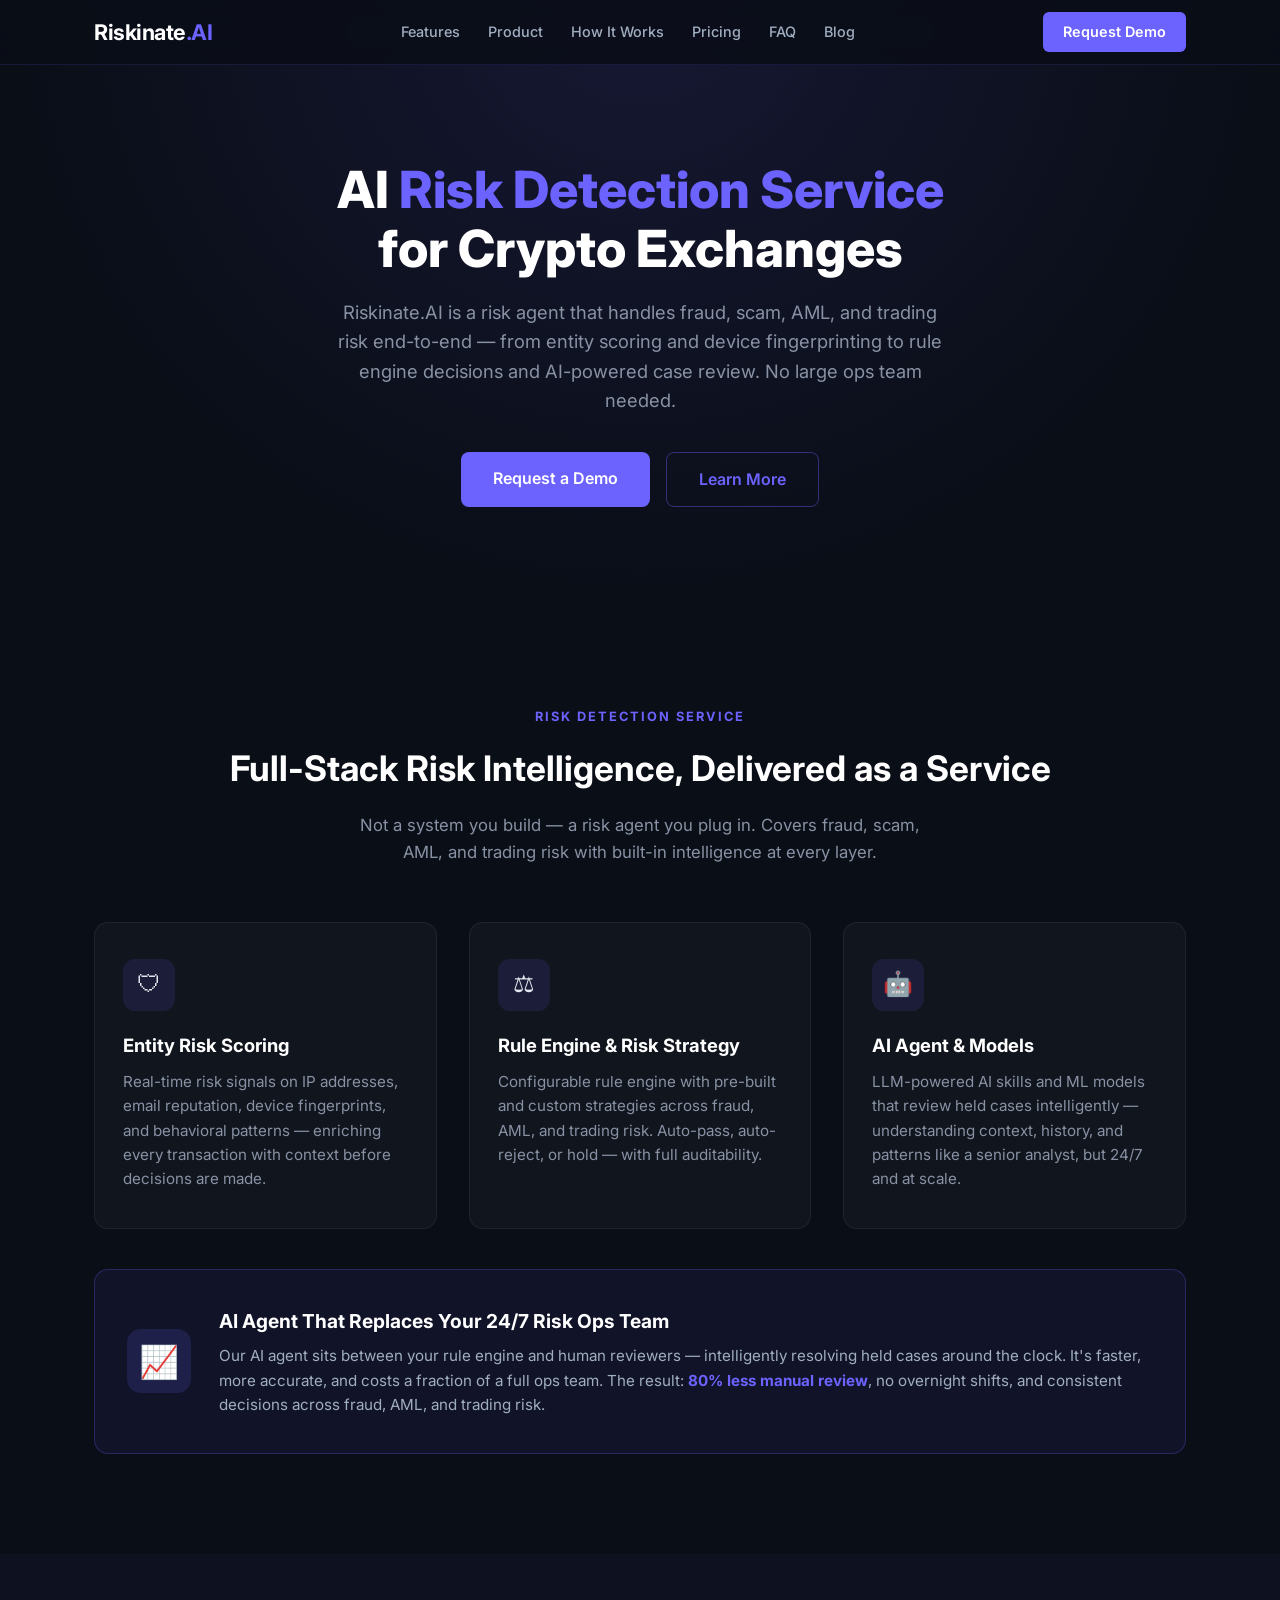
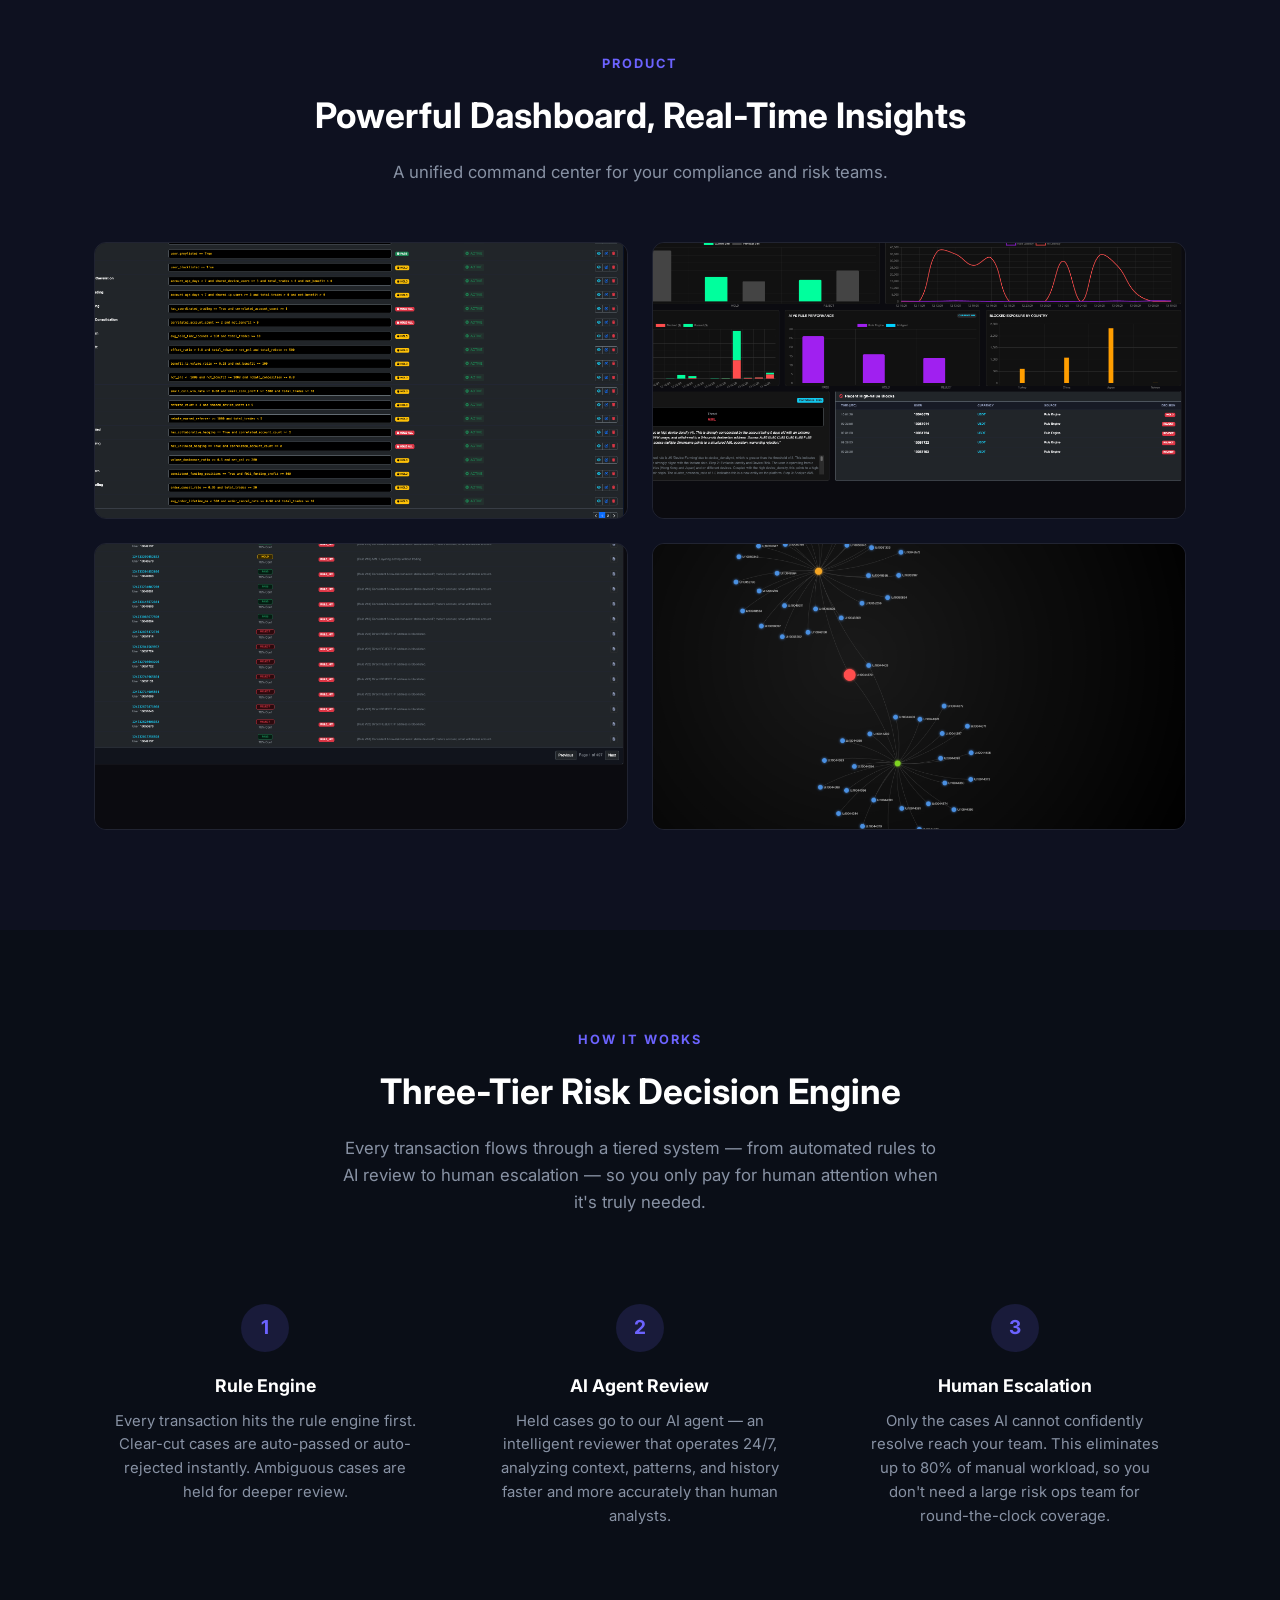
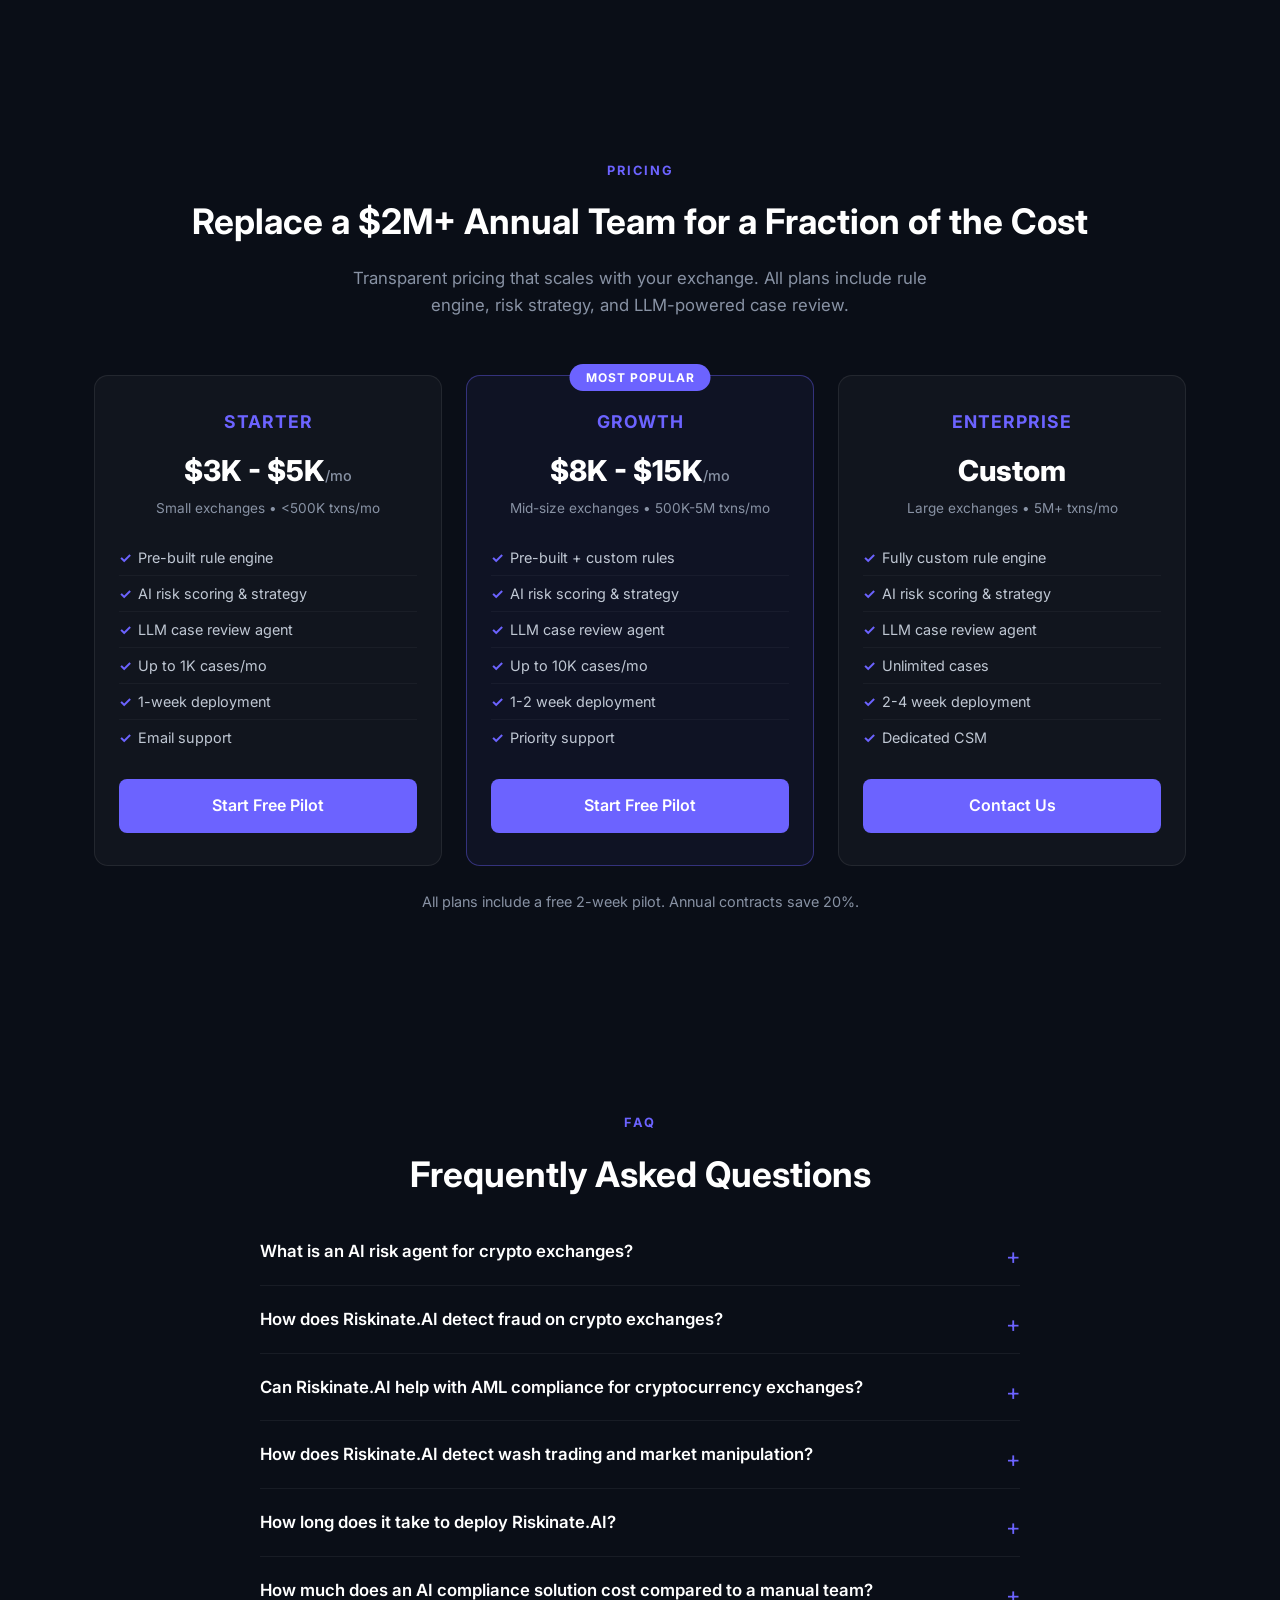
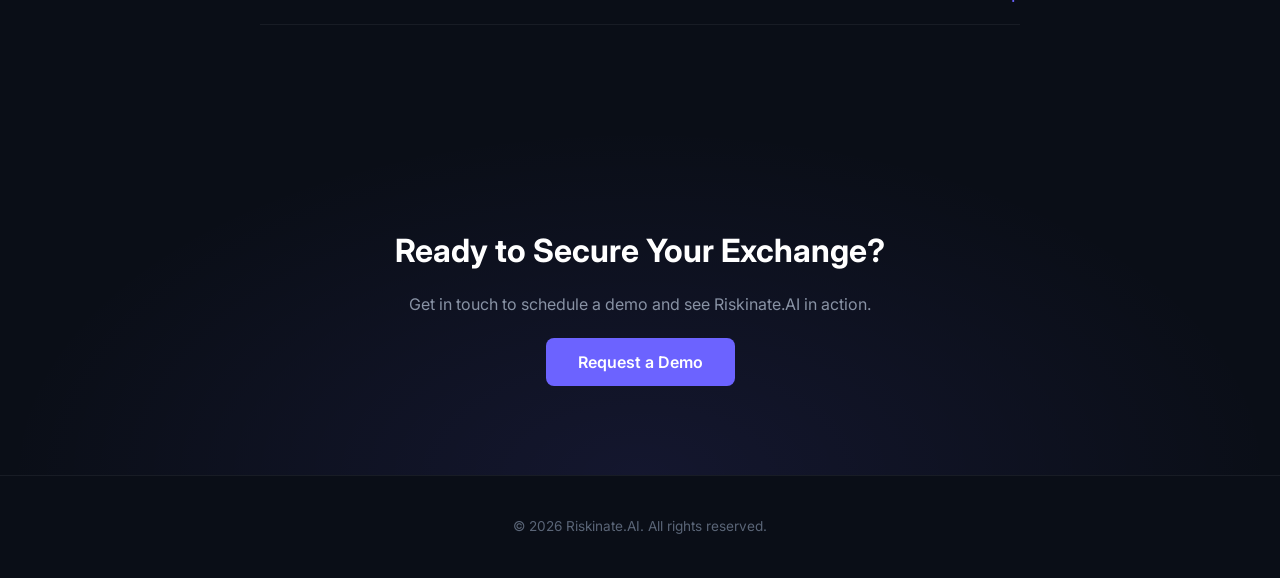
<file: index.html>
<!DOCTYPE html>
<html lang="en">
<head>
  <meta charset="UTF-8">
  <meta name="viewport" content="width=device-width, initial-scale=1.0">
  <title>Riskinate.AI - AI Risk Detection Service for Crypto Exchanges | Fraud, AML, Trading Risk</title>
  <meta name="description" content="Riskinate.AI is an AI risk detection service for crypto exchanges. Entity risk scoring, device fingerprinting, rule engine, and AI agent review — replacing large risk ops teams with intelligent automation.">
  <meta name="keywords" content="AI risk agent, crypto exchange fraud detection, AML compliance AI, trading risk monitoring, cryptocurrency compliance, wash trading detection, anti-money laundering crypto, exchange risk management, device fingerprinting, entity risk scoring">

  <!-- Open Graph (Facebook, LinkedIn, Telegram) -->
  <meta property="og:title" content="Riskinate.AI - AI Fraud Detection & AML Compliance for Crypto Exchanges">
  <meta property="og:description" content="AI risk agent that detects fraud, enforces AML compliance, and monitors trading risk for crypto exchanges. Replace manual review teams with intelligent automation.">
  <meta property="og:type" content="website">
  <meta property="og:url" content="https://www.riskinate.ai/">
  <meta property="og:image" content="https://www.riskinate.ai/images/og-image.png">

  <!-- Twitter Card -->
  <meta name="twitter:card" content="summary_large_image">
  <meta name="twitter:title" content="Riskinate.AI - AI Fraud Detection & AML Compliance for Crypto Exchanges">
  <meta name="twitter:description" content="AI risk agent that detects fraud, enforces AML compliance, and monitors trading risk for crypto exchanges. Replace manual review teams with intelligent automation.">
  <meta name="twitter:image" content="https://www.riskinate.ai/images/og-image.png">

  <link rel="preconnect" href="https://fonts.googleapis.com">
  <link rel="preconnect" href="https://fonts.gstatic.com" crossorigin>
  <link href="https://fonts.googleapis.com/css2?family=Inter:wght@400;500;600;700;800&display=swap" rel="stylesheet">
  <link rel="stylesheet" href="css/style.css">

  <!-- Structured Data: Organization -->
  <script type="application/ld+json">
  {
    "@context": "https://schema.org",
    "@type": "Organization",
    "name": "Riskinate.AI",
    "url": "https://www.riskinate.ai",
    "logo": "https://www.riskinate.ai/images/og-image.png",
    "description": "AI risk agent for crypto exchange fraud detection, AML compliance, and trading risk monitoring.",
    "contactPoint": {
      "@type": "ContactPoint",
      "email": "support@riskinate.ai",
      "contactType": "sales"
    }
  }
  </script>

  <!-- Structured Data: WebSite -->
  <script type="application/ld+json">
  {
    "@context": "https://schema.org",
    "@type": "WebSite",
    "name": "Riskinate.AI",
    "url": "https://www.riskinate.ai"
  }
  </script>

  <!-- Structured Data: FAQPage -->
  <script type="application/ld+json">
  {
    "@context": "https://schema.org",
    "@type": "FAQPage",
    "mainEntity": [
      {
        "@type": "Question",
        "name": "What is an AI risk agent for crypto exchanges?",
        "acceptedAnswer": {
          "@type": "Answer",
          "text": "An AI risk agent is an autonomous software system that continuously monitors cryptocurrency exchange activity to detect fraud, enforce AML compliance, and identify trading manipulation in real time — replacing large manual compliance teams with intelligent automation."
        }
      },
      {
        "@type": "Question",
        "name": "How does Riskinate.AI detect fraud on crypto exchanges?",
        "acceptedAnswer": {
          "@type": "Answer",
          "text": "Riskinate.AI uses advanced pattern recognition, anomaly detection, and LLM-powered case review to identify suspicious account behavior, fake identities, unauthorized transactions, and other fraudulent activity across your exchange in real time."
        }
      },
      {
        "@type": "Question",
        "name": "Can Riskinate.AI help with AML compliance for cryptocurrency exchanges?",
        "acceptedAnswer": {
          "@type": "Answer",
          "text": "Yes. Riskinate.AI provides automated transaction monitoring, sanctions screening, and suspicious activity reporting to keep your exchange compliant with global AML regulations including FATF guidelines, FinCEN requirements, and local jurisdiction rules."
        }
      },
      {
        "@type": "Question",
        "name": "How does Riskinate.AI detect wash trading and market manipulation?",
        "acceptedAnswer": {
          "@type": "Answer",
          "text": "Our AI agent analyzes order books, trade patterns, and user behavior to detect wash trading, spoofing, layering, and other forms of market manipulation in real time, helping exchanges maintain market integrity."
        }
      },
      {
        "@type": "Question",
        "name": "How long does it take to deploy Riskinate.AI?",
        "acceptedAnswer": {
          "@type": "Answer",
          "text": "Riskinate.AI can be deployed in as little as 1 week for smaller exchanges. The system integrates via API with your existing exchange infrastructure and starts protecting you immediately with pre-built rule engines and AI risk scoring."
        }
      },
      {
        "@type": "Question",
        "name": "How much does an AI compliance solution cost compared to a manual team?",
        "acceptedAnswer": {
          "@type": "Answer",
          "text": "A traditional compliance team costs $2M+ annually. Riskinate.AI starts at $3K-$5K per month, replacing up to 80% of manual review workload while improving accuracy and consistency. All plans include a free 2-week pilot."
        }
      }
    ]
  }
  </script>
</head>
<body>

<!-- Nav -->
<nav class="nav">
  <div class="container">
    <a href="#" class="nav-logo">Riskinate<span>.AI</span></a>
    <ul class="nav-links">
      <li><a href="#features">Features</a></li>
      <li><a href="#product">Product</a></li>
      <li><a href="#how-it-works">How It Works</a></li>
      <li><a href="#pricing">Pricing</a></li>
      <li><a href="#faq">FAQ</a></li>
      <li><a href="/blog/">Blog</a></li>
    </ul>
    <a href="mailto:support@riskinate.ai" class="nav-cta">Request Demo</a>
    <button class="nav-toggle" aria-label="Menu">&#9776;</button>
  </div>
</nav>

<!-- Hero -->
<section class="hero">
  <div class="container">
    <h1>AI <span>Risk Detection Service</span><br>for Crypto Exchanges</h1>
    <p>Riskinate.AI is a risk agent that handles fraud, scam, AML, and trading risk end-to-end &mdash; from entity scoring and device fingerprinting to rule engine decisions and AI-powered case review. No large ops team needed.</p>
    <div class="hero-buttons">
      <a href="mailto:support@riskinate.ai" class="btn-primary">Request a Demo</a>
      <a href="#features" class="btn-secondary">Learn More</a>
    </div>
  </div>
</section>

<!-- Features -->
<section id="features">
  <div class="container">
    <p class="section-label">Risk Detection Service</p>
    <h2 class="section-title">Full-Stack Risk Intelligence, Delivered as a Service</h2>
    <p class="section-subtitle">Not a system you build — a risk agent you plug in. Covers fraud, scam, AML, and trading risk with built-in intelligence at every layer.</p>
    <div class="features-grid">

      <div class="feature-card">
        <div class="feature-icon">&#128737;</div>
        <h3>Entity Risk Scoring</h3>
        <p>Real-time risk signals on IP addresses, email reputation, device fingerprints, and behavioral patterns — enriching every transaction with context before decisions are made.</p>
      </div>

      <div class="feature-card">
        <div class="feature-icon">&#9878;</div>
        <h3>Rule Engine &amp; Risk Strategy</h3>
        <p>Configurable rule engine with pre-built and custom strategies across fraud, AML, and trading risk. Auto-pass, auto-reject, or hold — with full auditability.</p>
      </div>

      <div class="feature-card">
        <div class="feature-icon">&#129302;</div>
        <h3>AI Agent &amp; Models</h3>
        <p>LLM-powered AI skills and ML models that review held cases intelligently — understanding context, history, and patterns like a senior analyst, but 24/7 and at scale.</p>
      </div>

    </div>

    <!-- Highlight -->
    <div class="highlight-card">
      <div class="highlight-icon">&#128200;</div>
      <div class="highlight-content">
        <h3>AI Agent That Replaces Your 24/7 Risk Ops Team</h3>
        <p>Our AI agent sits between your rule engine and human reviewers — intelligently resolving held cases around the clock. It's faster, more accurate, and costs a fraction of a full ops team. The result: <strong>80% less manual review</strong>, no overnight shifts, and consistent decisions across fraud, AML, and trading risk.</p>
      </div>
    </div>
  </div>
</section>

<!-- Product Screenshots -->
<section id="product" class="screenshots">
  <div class="container">
    <p class="section-label">Product</p>
    <h2 class="section-title">Powerful Dashboard, Real-Time Insights</h2>
    <p class="section-subtitle">A unified command center for your compliance and risk teams.</p>
    <div class="screenshot-grid">
      <img src="images/screenshot-1.png" alt="Risk Analytics" loading="lazy">
      <img src="images/screenshot-2.png" alt="Transaction Monitoring" loading="lazy">
      <img src="images/screenshot-3.png" alt="Alert Management" loading="lazy">
      <img src="images/screenshot-4.png" alt="Compliance Reports" loading="lazy">
    </div>
  </div>
</section>

<!-- How It Works -->
<section id="how-it-works">
  <div class="container">
    <p class="section-label">How It Works</p>
    <h2 class="section-title">Three-Tier Risk Decision Engine</h2>
    <p class="section-subtitle">Every transaction flows through a tiered system — from automated rules to AI review to human escalation — so you only pay for human attention when it's truly needed.</p>
    <div class="steps-grid">

      <div class="step-card">
        <div class="step-number">1</div>
        <h3>Rule Engine</h3>
        <p>Every transaction hits the rule engine first. Clear-cut cases are auto-passed or auto-rejected instantly. Ambiguous cases are held for deeper review.</p>
      </div>

      <div class="step-card">
        <div class="step-number">2</div>
        <h3>AI Agent Review</h3>
        <p>Held cases go to our AI agent — an intelligent reviewer that operates 24/7, analyzing context, patterns, and history faster and more accurately than human analysts.</p>
      </div>

      <div class="step-card">
        <div class="step-number">3</div>
        <h3>Human Escalation</h3>
        <p>Only the cases AI cannot confidently resolve reach your team. This eliminates up to 80% of manual workload, so you don't need a large risk ops team for round-the-clock coverage.</p>
      </div>

    </div>
  </div>
</section>

<!-- Pricing -->
<section id="pricing">
  <div class="container">
    <p class="section-label">Pricing</p>
    <h2 class="section-title">Replace a $2M+ Annual Team for a Fraction of the Cost</h2>
    <p class="section-subtitle">Transparent pricing that scales with your exchange. All plans include rule engine, risk strategy, and LLM-powered case review.</p>
    <div class="pricing-grid">

      <div class="pricing-card">
        <div class="pricing-tier">Starter</div>
        <div class="pricing-price">$3K - $5K<span>/mo</span></div>
        <div class="pricing-target">Small exchanges &bull; &lt;500K txns/mo</div>
        <ul class="pricing-features">
          <li>Pre-built rule engine</li>
          <li>AI risk scoring &amp; strategy</li>
          <li>LLM case review agent</li>
          <li>Up to 1K cases/mo</li>
          <li>1-week deployment</li>
          <li>Email support</li>
        </ul>
        <a href="mailto:support@riskinate.ai" class="btn-primary pricing-btn">Start Free Pilot</a>
      </div>

      <div class="pricing-card pricing-featured">
        <div class="pricing-badge">Most Popular</div>
        <div class="pricing-tier">Growth</div>
        <div class="pricing-price">$8K - $15K<span>/mo</span></div>
        <div class="pricing-target">Mid-size exchanges &bull; 500K-5M txns/mo</div>
        <ul class="pricing-features">
          <li>Pre-built + custom rules</li>
          <li>AI risk scoring &amp; strategy</li>
          <li>LLM case review agent</li>
          <li>Up to 10K cases/mo</li>
          <li>1-2 week deployment</li>
          <li>Priority support</li>
        </ul>
        <a href="mailto:support@riskinate.ai" class="btn-primary pricing-btn">Start Free Pilot</a>
      </div>

      <div class="pricing-card">
        <div class="pricing-tier">Enterprise</div>
        <div class="pricing-price">Custom</div>
        <div class="pricing-target">Large exchanges &bull; 5M+ txns/mo</div>
        <ul class="pricing-features">
          <li>Fully custom rule engine</li>
          <li>AI risk scoring &amp; strategy</li>
          <li>LLM case review agent</li>
          <li>Unlimited cases</li>
          <li>2-4 week deployment</li>
          <li>Dedicated CSM</li>
        </ul>
        <a href="mailto:support@riskinate.ai" class="btn-primary pricing-btn">Contact Us</a>
      </div>

    </div>
    <p class="pricing-note">All plans include a free 2-week pilot. Annual contracts save 20%.</p>
  </div>
</section>

<!-- FAQ -->
<section id="faq">
  <div class="container">
    <p class="section-label">FAQ</p>
    <h2 class="section-title">Frequently Asked Questions</h2>
    <div class="faq-list">

      <details class="faq-item">
        <summary>What is an AI risk agent for crypto exchanges?</summary>
        <p>An AI risk agent is an autonomous software system that continuously monitors cryptocurrency exchange activity to detect fraud, enforce AML compliance, and identify trading manipulation in real time — replacing large manual compliance teams with intelligent automation.</p>
      </details>

      <details class="faq-item">
        <summary>How does Riskinate.AI detect fraud on crypto exchanges?</summary>
        <p>Riskinate.AI uses advanced pattern recognition, anomaly detection, and LLM-powered case review to identify suspicious account behavior, fake identities, unauthorized transactions, and other fraudulent activity across your exchange in real time.</p>
      </details>

      <details class="faq-item">
        <summary>Can Riskinate.AI help with AML compliance for cryptocurrency exchanges?</summary>
        <p>Yes. Riskinate.AI provides automated transaction monitoring, sanctions screening, and suspicious activity reporting to keep your exchange compliant with global AML regulations including FATF guidelines, FinCEN requirements, and local jurisdiction rules.</p>
      </details>

      <details class="faq-item">
        <summary>How does Riskinate.AI detect wash trading and market manipulation?</summary>
        <p>Our AI agent analyzes order books, trade patterns, and user behavior to detect wash trading, spoofing, layering, and other forms of market manipulation in real time, helping exchanges maintain market integrity.</p>
      </details>

      <details class="faq-item">
        <summary>How long does it take to deploy Riskinate.AI?</summary>
        <p>Riskinate.AI can be deployed in as little as 1 week for smaller exchanges. The system integrates via API with your existing exchange infrastructure and starts protecting you immediately with pre-built rule engines and AI risk scoring.</p>
      </details>

      <details class="faq-item">
        <summary>How much does an AI compliance solution cost compared to a manual team?</summary>
        <p>A traditional compliance team costs $2M+ annually. Riskinate.AI starts at $3K-$5K per month, replacing up to 80% of manual review workload while improving accuracy and consistency. All plans include a free 2-week pilot.</p>
      </details>

    </div>
  </div>
</section>

<!-- CTA -->
<section class="cta-section">
  <div class="container">
    <h2>Ready to Secure Your Exchange?</h2>
    <p>Get in touch to schedule a demo and see Riskinate.AI in action.</p>
    <a href="mailto:support@riskinate.ai" class="btn-primary">Request a Demo</a>
  </div>
</section>

<!-- Footer -->
<footer class="footer">
  <div class="container">
    <p>&copy; 2026 Riskinate.AI. All rights reserved.</p>
  </div>
</footer>

</body>
</html>
</file>
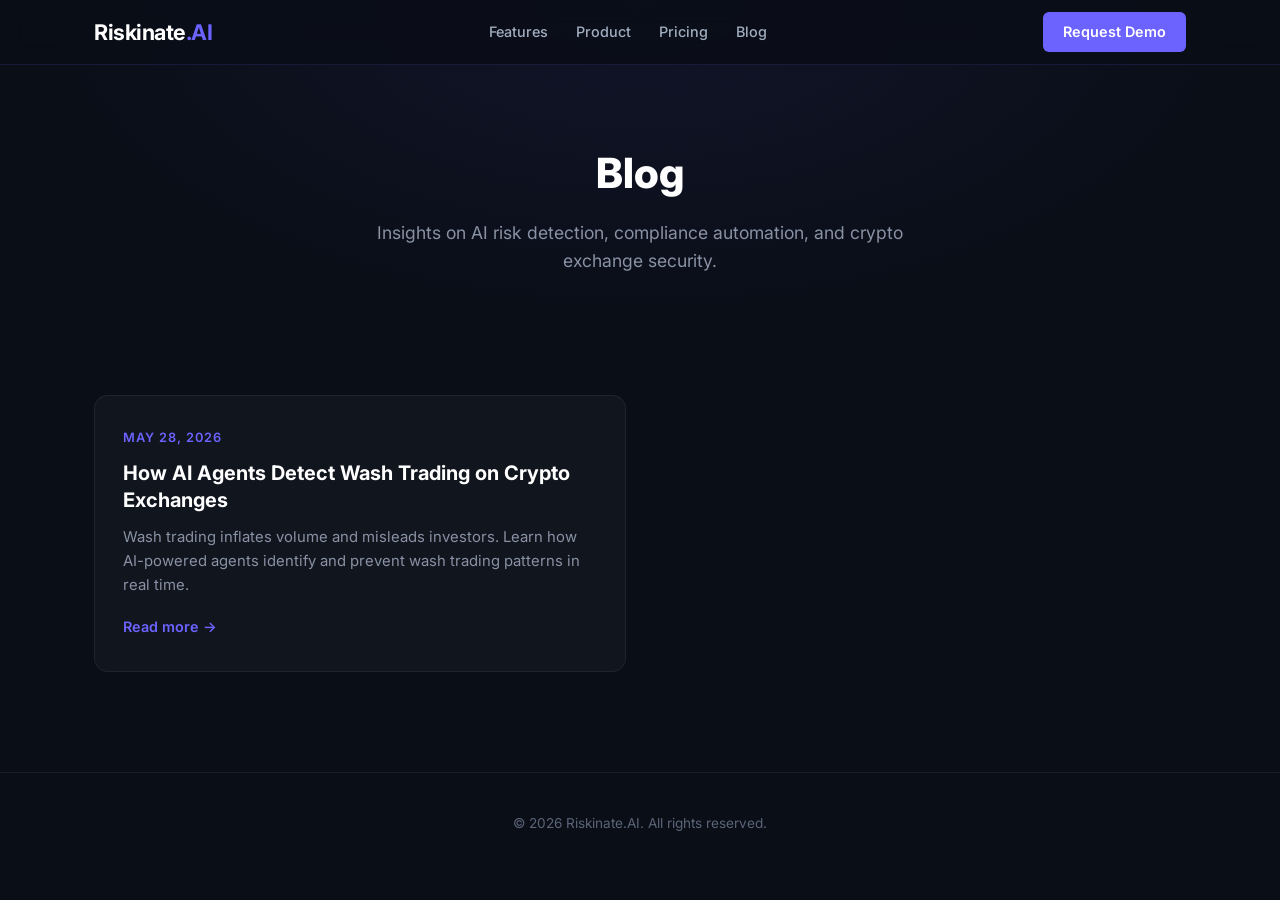
<file: blog/index.html>
<!DOCTYPE html>
<html lang="en">
<head>
  <meta charset="UTF-8">
  <meta name="viewport" content="width=device-width, initial-scale=1.0">
  <title>Blog - Riskinate.AI | Crypto Exchange Risk & Compliance Insights</title>
  <meta name="description" content="Insights on AI-powered fraud detection, AML compliance, and trading risk management for cryptocurrency exchanges.">
  <meta name="keywords" content="crypto compliance blog, exchange fraud detection, AML cryptocurrency, trading risk AI">

  <meta property="og:title" content="Blog - Riskinate.AI">
  <meta property="og:description" content="Insights on AI-powered fraud detection, AML compliance, and trading risk management for cryptocurrency exchanges.">
  <meta property="og:type" content="website">
  <meta property="og:url" content="https://www.riskinate.ai/blog/">
  <meta property="og:image" content="https://www.riskinate.ai/images/og-image.png">

  <link rel="preconnect" href="https://fonts.googleapis.com">
  <link rel="preconnect" href="https://fonts.gstatic.com" crossorigin>
  <link href="https://fonts.googleapis.com/css2?family=Inter:wght@400;500;600;700;800&display=swap" rel="stylesheet">
  <link rel="stylesheet" href="../css/style.css">
  <link rel="stylesheet" href="../css/blog.css">
</head>
<body>

<!-- Nav -->
<nav class="nav">
  <div class="container">
    <a href="/" class="nav-logo">Riskinate<span>.AI</span></a>
    <ul class="nav-links">
      <li><a href="/#features">Features</a></li>
      <li><a href="/#product">Product</a></li>
      <li><a href="/#pricing">Pricing</a></li>
      <li><a href="/blog/" class="active">Blog</a></li>
    </ul>
    <a href="mailto:support@riskinate.ai" class="nav-cta">Request Demo</a>
    <button class="nav-toggle" aria-label="Menu">&#9776;</button>
  </div>
</nav>

<!-- Blog Header -->
<section class="blog-header">
  <div class="container">
    <h1>Blog</h1>
    <p>Insights on AI risk detection, compliance automation, and crypto exchange security.</p>
  </div>
</section>

<!-- Blog Posts -->
<section class="blog-posts">
  <div class="container">
    <div class="blog-grid">

      <a href="/blog/how-ai-agents-detect-wash-trading-crypto-exchanges.html" class="blog-card">
        <div class="blog-card-meta">May 28, 2026</div>
        <h2>How AI Agents Detect Wash Trading on Crypto Exchanges</h2>
        <p>Wash trading inflates volume and misleads investors. Learn how AI-powered agents identify and prevent wash trading patterns in real time.</p>
        <span class="blog-card-link">Read more &rarr;</span>
      </a>

    </div>
  </div>
</section>

<!-- Footer -->
<footer class="footer">
  <div class="container">
    <p>&copy; 2026 Riskinate.AI. All rights reserved.</p>
  </div>
</footer>

</body>
</html>
</file>
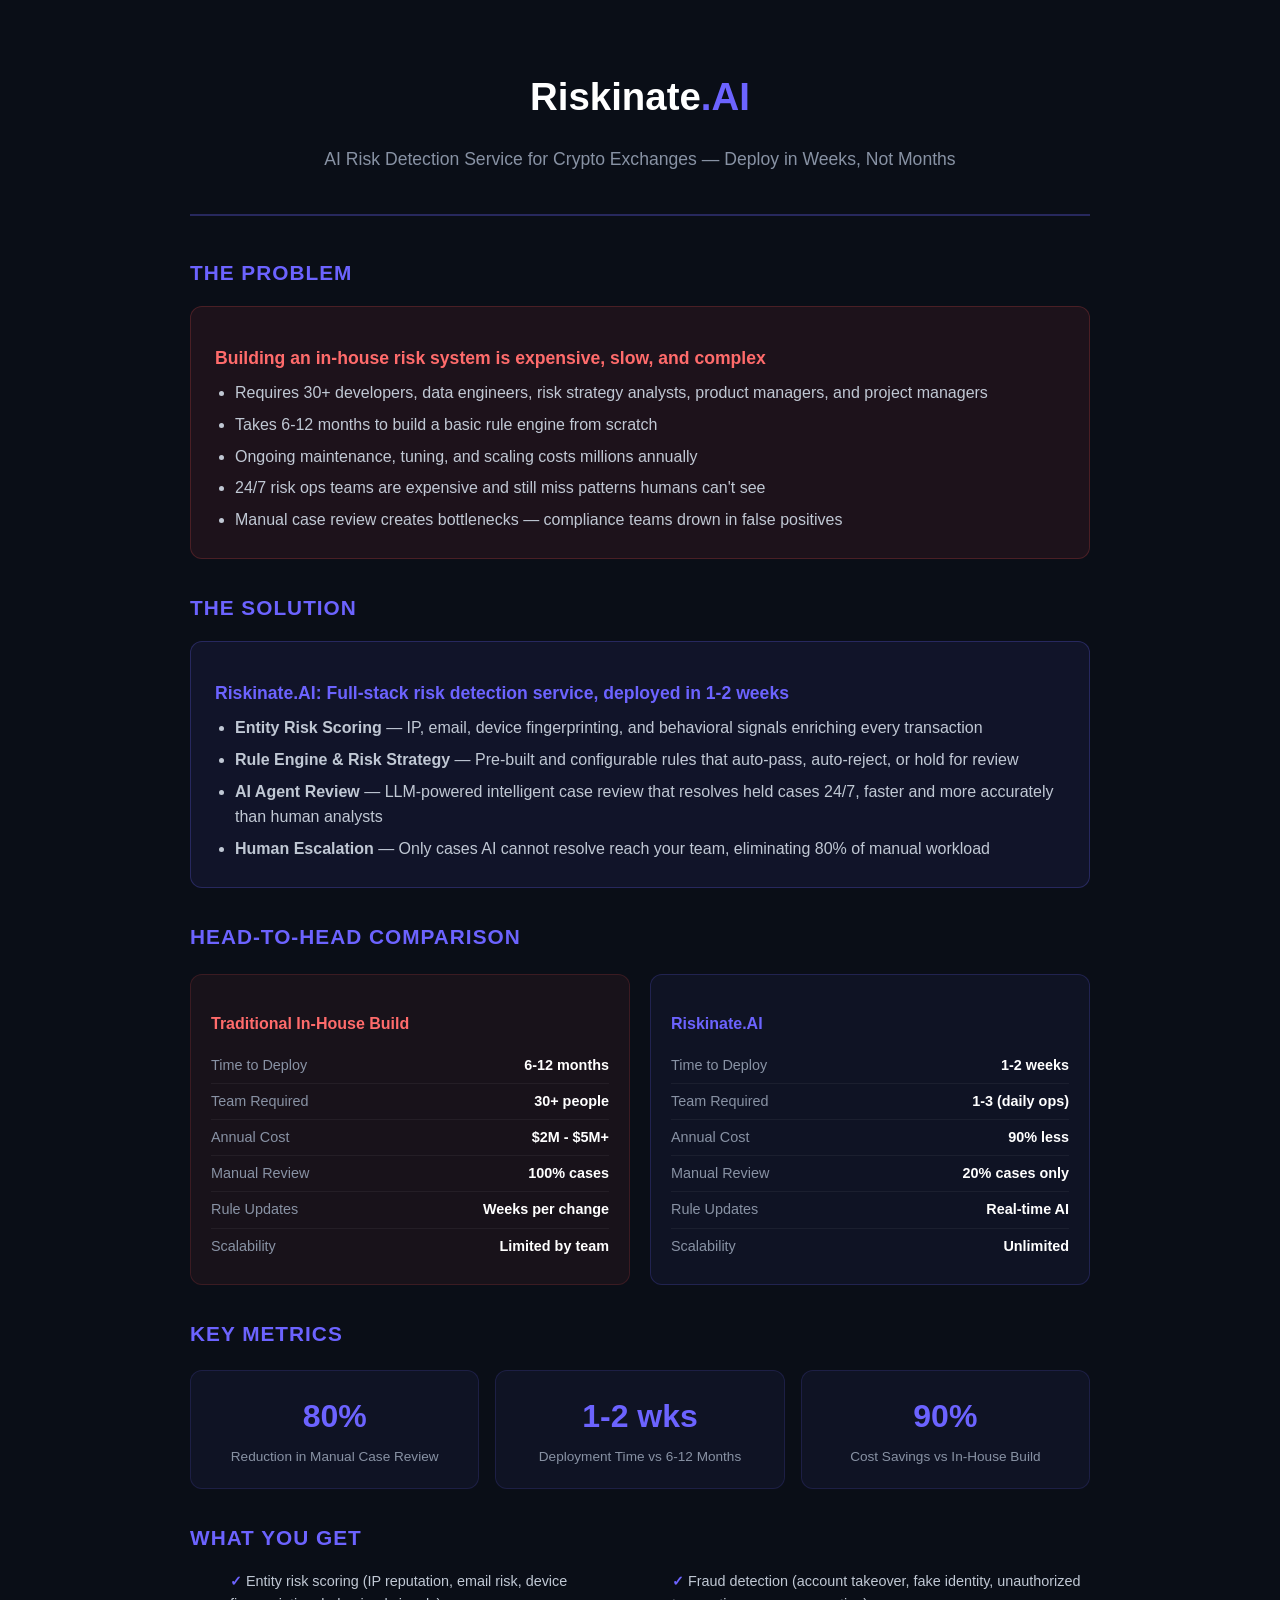
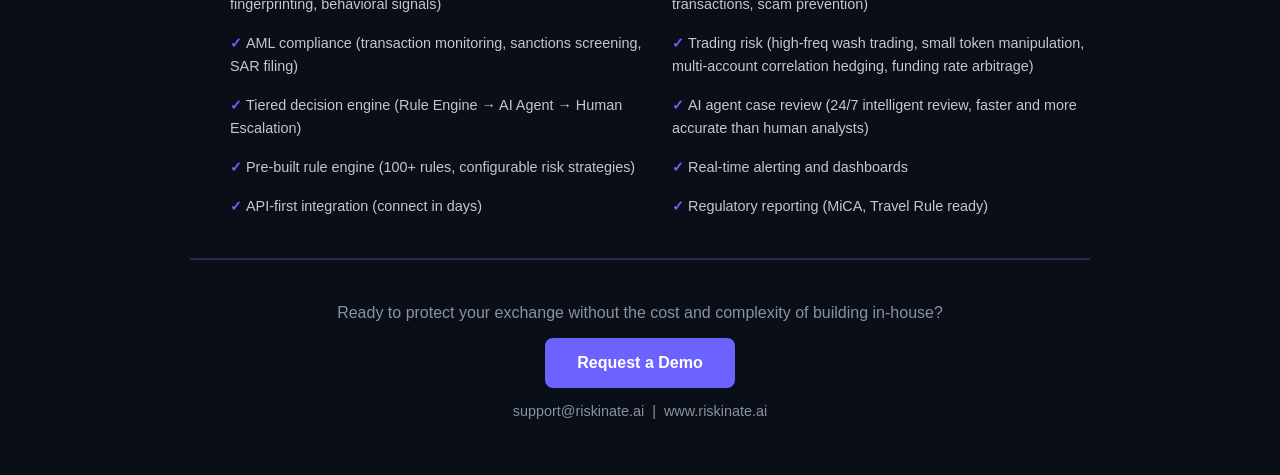
<file: one-pager.html>
<!DOCTYPE html>
<html lang="en">
<head>
<meta charset="UTF-8">
<meta name="viewport" content="width=device-width, initial-scale=1.0">
<title>Riskinate.AI - One Pager</title>
<meta name="description" content="Riskinate.AI one-pager: AI risk detection service for crypto exchanges. Entity risk scoring, device fingerprinting, rule engine, AI agent review — deployed in 1-2 weeks.">
<meta property="og:title" content="Riskinate.AI - One Pager">
<meta property="og:description" content="AI risk detection service for crypto exchanges. Entity risk, device fingerprinting, rule engine, and AI agent review — replacing large risk ops teams.">
<meta property="og:type" content="website">
<meta property="og:url" content="https://www.riskinate.ai/one-pager.html">
<meta property="og:image" content="https://www.riskinate.ai/images/og-image.png">
<meta name="twitter:card" content="summary_large_image">
<meta name="twitter:title" content="Riskinate.AI - One Pager">
<meta name="twitter:description" content="AI risk detection service for crypto exchanges. Entity risk, device fingerprinting, rule engine, and AI agent review — replacing large risk ops teams.">
<meta name="twitter:image" content="https://www.riskinate.ai/images/og-image.png">
<style>
  @page { size: A4; margin: 2cm; }
  body {
    font-family: 'Inter', -apple-system, BlinkMacSystemFont, 'Segoe UI', sans-serif;
    background: #0a0e17;
    color: #e0e6ed;
    line-height: 1.6;
    max-width: 900px;
    margin: 0 auto;
    padding: 40px;
  }
  .header {
    text-align: center;
    margin-bottom: 40px;
    border-bottom: 2px solid rgba(108,99,255,.3);
    padding-bottom: 24px;
  }
  .header h1 {
    font-size: 2.4rem;
    color: #fff;
    margin-bottom: 8px;
  }
  .header h1 span { color: #6c63ff; }
  .header .tagline {
    font-size: 1.1rem;
    color: #8892a4;
  }
  h2 {
    font-size: 1.3rem;
    color: #6c63ff;
    margin-top: 32px;
    margin-bottom: 12px;
    text-transform: uppercase;
    letter-spacing: 1px;
    font-weight: 700;
  }
  .problem-box {
    background: rgba(255,80,80,.08);
    border: 1px solid rgba(255,80,80,.2);
    border-radius: 12px;
    padding: 20px 24px;
    margin: 16px 0;
  }
  .problem-box h3 { color: #ff6b6b; margin-bottom: 8px; font-size: 1.1rem; }
  .problem-box ul { padding-left: 20px; margin: 0; }
  .problem-box li { margin-bottom: 6px; color: #c0c8d4; }
  .solution-box {
    background: rgba(108,99,255,.08);
    border: 1px solid rgba(108,99,255,.25);
    border-radius: 12px;
    padding: 20px 24px;
    margin: 16px 0;
  }
  .solution-box h3 { color: #6c63ff; margin-bottom: 8px; font-size: 1.1rem; }
  .solution-box ul { padding-left: 20px; margin: 0; }
  .solution-box li { margin-bottom: 6px; color: #c0c8d4; }
  .comparison {
    display: grid;
    grid-template-columns: 1fr 1fr;
    gap: 20px;
    margin: 20px 0;
  }
  .compare-card {
    border-radius: 12px;
    padding: 20px;
  }
  .compare-old {
    background: rgba(255,80,80,.06);
    border: 1px solid rgba(255,80,80,.15);
  }
  .compare-new {
    background: rgba(108,99,255,.06);
    border: 1px solid rgba(108,99,255,.2);
  }
  .compare-card h3 {
    font-size: 1rem;
    margin-bottom: 12px;
  }
  .compare-old h3 { color: #ff6b6b; }
  .compare-new h3 { color: #6c63ff; }
  .compare-card .metric {
    display: flex;
    justify-content: space-between;
    padding: 6px 0;
    border-bottom: 1px solid rgba(255,255,255,.05);
    font-size: 0.9rem;
  }
  .compare-card .metric:last-child { border-bottom: none; }
  .compare-card .metric .label { color: #8892a4; }
  .compare-card .metric .value { color: #fff; font-weight: 600; }
  .value-props {
    display: grid;
    grid-template-columns: repeat(3, 1fr);
    gap: 16px;
    margin: 20px 0;
  }
  .value-card {
    text-align: center;
    padding: 20px 12px;
    background: rgba(108,99,255,.06);
    border: 1px solid rgba(108,99,255,.15);
    border-radius: 12px;
  }
  .value-card .number {
    font-size: 2rem;
    font-weight: 800;
    color: #6c63ff;
    margin-bottom: 4px;
  }
  .value-card .desc {
    font-size: 0.85rem;
    color: #8892a4;
  }
  .features-list {
    display: grid;
    grid-template-columns: 1fr 1fr;
    gap: 8px 24px;
    margin: 12px 0;
  }
  .features-list li {
    list-style: none;
    padding: 4px 0;
    font-size: 0.9rem;
    color: #c0c8d4;
  }
  .features-list li::before {
    content: "✓ ";
    color: #6c63ff;
    font-weight: bold;
  }
  .cta {
    text-align: center;
    margin-top: 36px;
    padding-top: 24px;
    border-top: 2px solid rgba(108,99,255,.3);
  }
  .cta p { color: #8892a4; margin-bottom: 12px; }
  .cta a {
    display: inline-block;
    background: #6c63ff;
    color: #fff;
    padding: 12px 32px;
    border-radius: 8px;
    text-decoration: none;
    font-weight: 600;
    font-size: 1rem;
  }
  .cta .contact { margin-top: 12px; font-size: 0.9rem; color: #8892a4; }
</style>
</head>
<body>

<div class="header">
  <h1>Riskinate<span>.AI</span></h1>
  <p class="tagline">AI Risk Detection Service for Crypto Exchanges — Deploy in Weeks, Not Months</p>
</div>

<h2>The Problem</h2>
<div class="problem-box">
  <h3>Building an in-house risk system is expensive, slow, and complex</h3>
  <ul>
    <li>Requires 30+ developers, data engineers, risk strategy analysts, product managers, and project managers</li>
    <li>Takes 6-12 months to build a basic rule engine from scratch</li>
    <li>Ongoing maintenance, tuning, and scaling costs millions annually</li>
    <li>24/7 risk ops teams are expensive and still miss patterns humans can't see</li>
    <li>Manual case review creates bottlenecks — compliance teams drown in false positives</li>
  </ul>
</div>

<h2>The Solution</h2>
<div class="solution-box">
  <h3>Riskinate.AI: Full-stack risk detection service, deployed in 1-2 weeks</h3>
  <ul>
    <li><strong>Entity Risk Scoring</strong> — IP, email, device fingerprinting, and behavioral signals enriching every transaction</li>
    <li><strong>Rule Engine &amp; Risk Strategy</strong> — Pre-built and configurable rules that auto-pass, auto-reject, or hold for review</li>
    <li><strong>AI Agent Review</strong> — LLM-powered intelligent case review that resolves held cases 24/7, faster and more accurately than human analysts</li>
    <li><strong>Human Escalation</strong> — Only cases AI cannot resolve reach your team, eliminating 80% of manual workload</li>
  </ul>
</div>

<h2>Head-to-Head Comparison</h2>
<div class="comparison">
  <div class="compare-card compare-old">
    <h3>Traditional In-House Build</h3>
    <div class="metric"><span class="label">Time to Deploy</span><span class="value">6-12 months</span></div>
    <div class="metric"><span class="label">Team Required</span><span class="value">30+ people</span></div>
    <div class="metric"><span class="label">Annual Cost</span><span class="value">$2M - $5M+</span></div>
    <div class="metric"><span class="label">Manual Review</span><span class="value">100% cases</span></div>
    <div class="metric"><span class="label">Rule Updates</span><span class="value">Weeks per change</span></div>
    <div class="metric"><span class="label">Scalability</span><span class="value">Limited by team</span></div>
  </div>
  <div class="compare-card compare-new">
    <h3>Riskinate.AI</h3>
    <div class="metric"><span class="label">Time to Deploy</span><span class="value">1-2 weeks</span></div>
    <div class="metric"><span class="label">Team Required</span><span class="value">1-3 (daily ops)</span></div>
    <div class="metric"><span class="label">Annual Cost</span><span class="value">90% less</span></div>
    <div class="metric"><span class="label">Manual Review</span><span class="value">20% cases only</span></div>
    <div class="metric"><span class="label">Rule Updates</span><span class="value">Real-time AI</span></div>
    <div class="metric"><span class="label">Scalability</span><span class="value">Unlimited</span></div>
  </div>
</div>

<h2>Key Metrics</h2>
<div class="value-props">
  <div class="value-card">
    <div class="number">80%</div>
    <div class="desc">Reduction in Manual Case Review</div>
  </div>
  <div class="value-card">
    <div class="number">1-2 wks</div>
    <div class="desc">Deployment Time vs 6-12 Months</div>
  </div>
  <div class="value-card">
    <div class="number">90%</div>
    <div class="desc">Cost Savings vs In-House Build</div>
  </div>
</div>

<h2>What You Get</h2>
<ul class="features-list">
  <li>Entity risk scoring (IP reputation, email risk, device fingerprinting, behavioral signals)</li>
  <li>Fraud detection (account takeover, fake identity, unauthorized transactions, scam prevention)</li>
  <li>AML compliance (transaction monitoring, sanctions screening, SAR filing)</li>
  <li>Trading risk (high-freq wash trading, small token manipulation, multi-account correlation hedging, funding rate arbitrage)</li>
  <li>Tiered decision engine (Rule Engine → AI Agent → Human Escalation)</li>
  <li>AI agent case review (24/7 intelligent review, faster and more accurate than human analysts)</li>
  <li>Pre-built rule engine (100+ rules, configurable risk strategies)</li>
  <li>Real-time alerting and dashboards</li>
  <li>API-first integration (connect in days)</li>
  <li>Regulatory reporting (MiCA, Travel Rule ready)</li>
</ul>

<div class="cta">
  <p>Ready to protect your exchange without the cost and complexity of building in-house?</p>
  <a href="mailto:support@riskinate.ai">Request a Demo</a>
  <p class="contact">support@riskinate.ai &nbsp;|&nbsp; www.riskinate.ai</p>
</div>

</body>
</html>
</file>
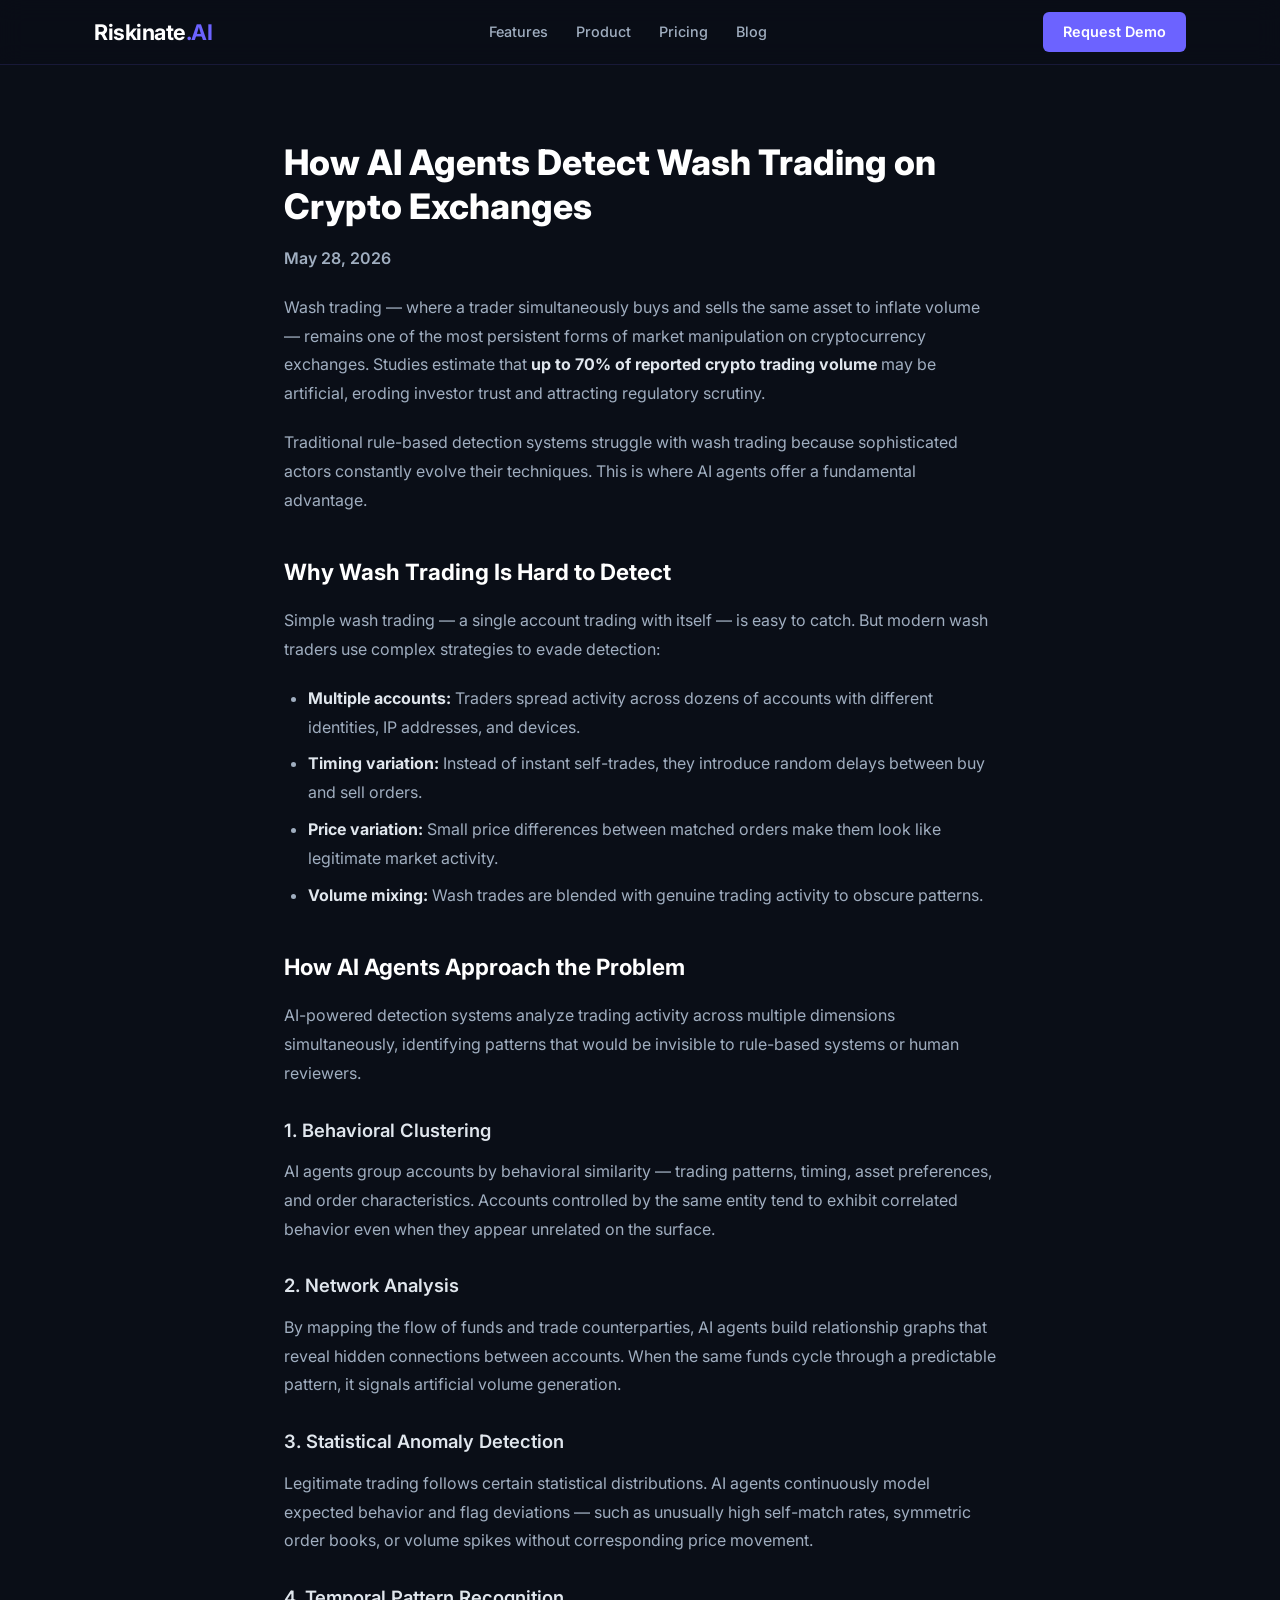
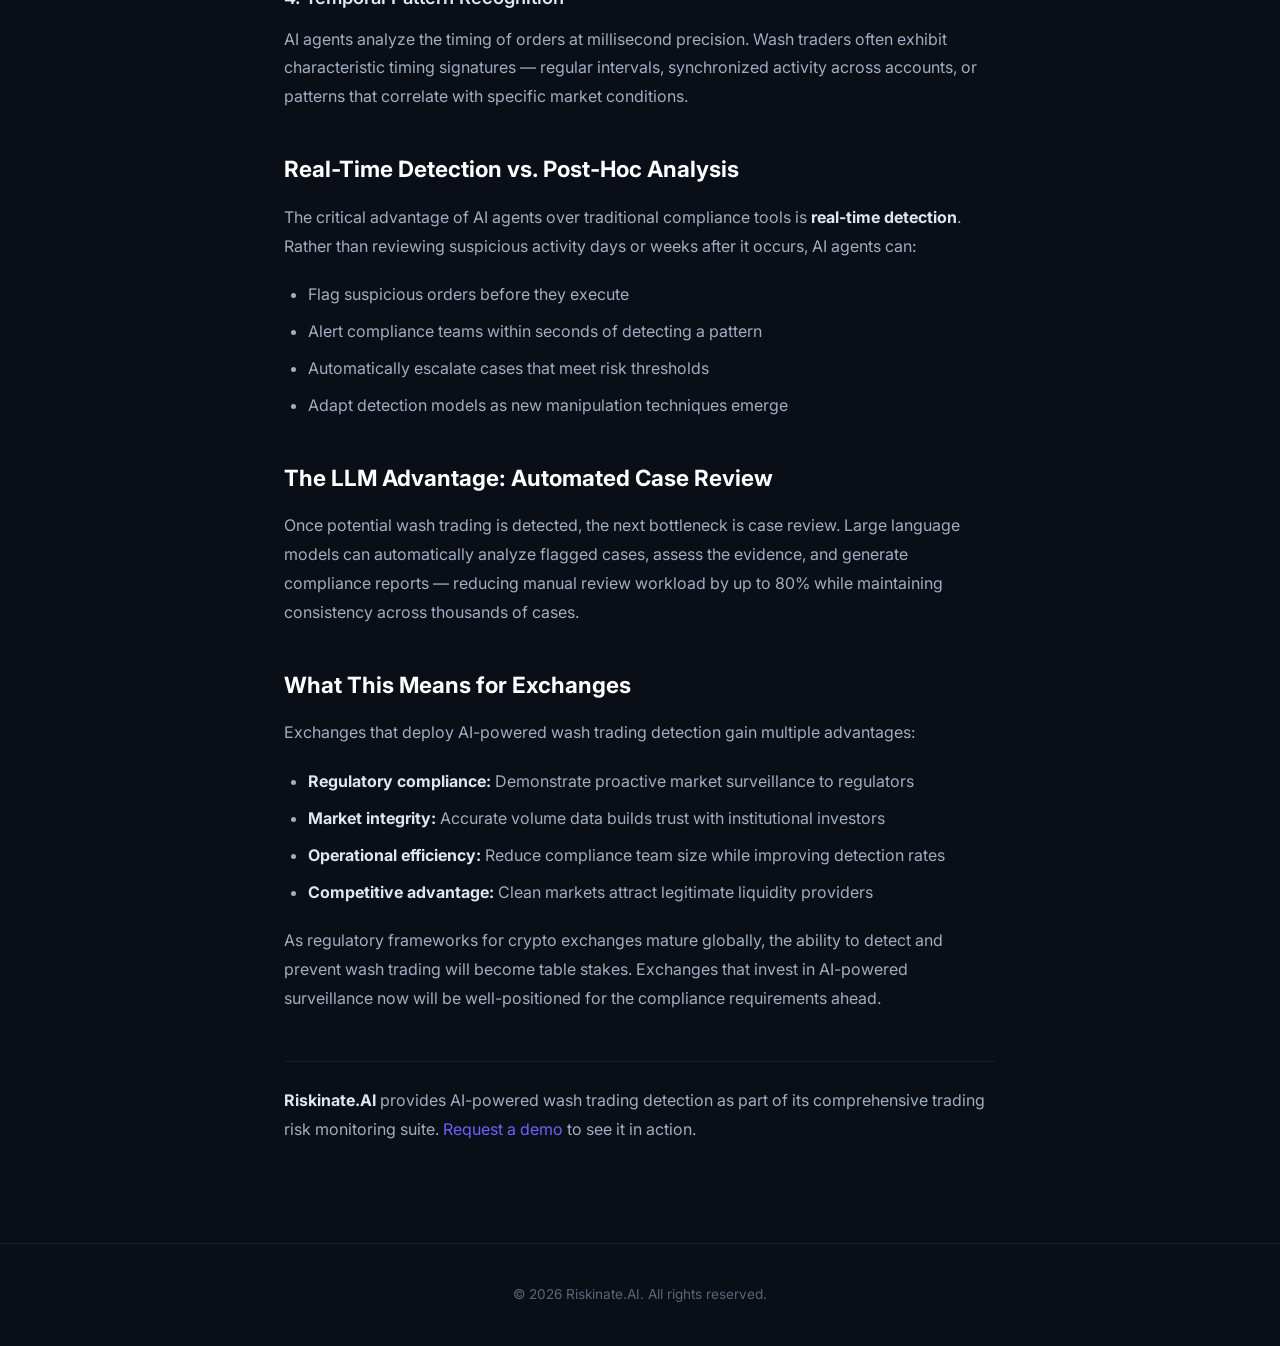
<file: blog/how-ai-agents-detect-wash-trading-crypto-exchanges.html>
<!DOCTYPE html>
<html lang="en">
<head>
  <meta charset="UTF-8">
  <meta name="viewport" content="width=device-width, initial-scale=1.0">
  <title>How AI Agents Detect Wash Trading on Crypto Exchanges | Riskinate.AI</title>
  <meta name="description" content="Learn how AI-powered agents detect wash trading on cryptocurrency exchanges using pattern recognition, behavioral analysis, and real-time monitoring.">
  <meta name="keywords" content="wash trading detection, crypto exchange manipulation, AI trading surveillance, market manipulation crypto">

  <meta property="og:title" content="How AI Agents Detect Wash Trading on Crypto Exchanges">
  <meta property="og:description" content="Learn how AI-powered agents detect wash trading on cryptocurrency exchanges using pattern recognition, behavioral analysis, and real-time monitoring.">
  <meta property="og:type" content="article">
  <meta property="og:url" content="https://www.riskinate.ai/blog/how-ai-agents-detect-wash-trading-crypto-exchanges.html">
  <meta property="og:image" content="https://www.riskinate.ai/images/og-image.png">

  <meta name="twitter:card" content="summary_large_image">
  <meta name="twitter:title" content="How AI Agents Detect Wash Trading on Crypto Exchanges">
  <meta name="twitter:description" content="Learn how AI-powered agents detect wash trading on cryptocurrency exchanges using pattern recognition, behavioral analysis, and real-time monitoring.">
  <meta name="twitter:image" content="https://www.riskinate.ai/images/og-image.png">

  <link rel="preconnect" href="https://fonts.googleapis.com">
  <link rel="preconnect" href="https://fonts.gstatic.com" crossorigin>
  <link href="https://fonts.googleapis.com/css2?family=Inter:wght@400;500;600;700;800&display=swap" rel="stylesheet">
  <link rel="stylesheet" href="../css/style.css">
  <link rel="stylesheet" href="../css/blog.css">

  <script type="application/ld+json">
  {
    "@context": "https://schema.org",
    "@type": "Article",
    "headline": "How AI Agents Detect Wash Trading on Crypto Exchanges",
    "description": "Learn how AI-powered agents detect wash trading on cryptocurrency exchanges using pattern recognition, behavioral analysis, and real-time monitoring.",
    "datePublished": "2026-05-28",
    "author": {
      "@type": "Organization",
      "name": "Riskinate.AI",
      "url": "https://www.riskinate.ai"
    },
    "publisher": {
      "@type": "Organization",
      "name": "Riskinate.AI",
      "url": "https://www.riskinate.ai"
    }
  }
  </script>
</head>
<body>

<!-- Nav -->
<nav class="nav">
  <div class="container">
    <a href="/" class="nav-logo">Riskinate<span>.AI</span></a>
    <ul class="nav-links">
      <li><a href="/#features">Features</a></li>
      <li><a href="/#product">Product</a></li>
      <li><a href="/#pricing">Pricing</a></li>
      <li><a href="/blog/">Blog</a></li>
    </ul>
    <a href="mailto:support@riskinate.ai" class="nav-cta">Request Demo</a>
    <button class="nav-toggle" aria-label="Menu">&#9776;</button>
  </div>
</nav>

<!-- Article -->
<article class="blog-article">
  <div class="container">
    <h1>How AI Agents Detect Wash Trading on Crypto Exchanges</h1>
    <p class="blog-article-meta">May 28, 2026</p>

    <p>Wash trading — where a trader simultaneously buys and sells the same asset to inflate volume — remains one of the most persistent forms of market manipulation on cryptocurrency exchanges. Studies estimate that <strong>up to 70% of reported crypto trading volume</strong> may be artificial, eroding investor trust and attracting regulatory scrutiny.</p>

    <p>Traditional rule-based detection systems struggle with wash trading because sophisticated actors constantly evolve their techniques. This is where AI agents offer a fundamental advantage.</p>

    <h2>Why Wash Trading Is Hard to Detect</h2>

    <p>Simple wash trading — a single account trading with itself — is easy to catch. But modern wash traders use complex strategies to evade detection:</p>

    <ul>
      <li><strong>Multiple accounts:</strong> Traders spread activity across dozens of accounts with different identities, IP addresses, and devices.</li>
      <li><strong>Timing variation:</strong> Instead of instant self-trades, they introduce random delays between buy and sell orders.</li>
      <li><strong>Price variation:</strong> Small price differences between matched orders make them look like legitimate market activity.</li>
      <li><strong>Volume mixing:</strong> Wash trades are blended with genuine trading activity to obscure patterns.</li>
    </ul>

    <h2>How AI Agents Approach the Problem</h2>

    <p>AI-powered detection systems analyze trading activity across multiple dimensions simultaneously, identifying patterns that would be invisible to rule-based systems or human reviewers.</p>

    <h3>1. Behavioral Clustering</h3>

    <p>AI agents group accounts by behavioral similarity — trading patterns, timing, asset preferences, and order characteristics. Accounts controlled by the same entity tend to exhibit correlated behavior even when they appear unrelated on the surface.</p>

    <h3>2. Network Analysis</h3>

    <p>By mapping the flow of funds and trade counterparties, AI agents build relationship graphs that reveal hidden connections between accounts. When the same funds cycle through a predictable pattern, it signals artificial volume generation.</p>

    <h3>3. Statistical Anomaly Detection</h3>

    <p>Legitimate trading follows certain statistical distributions. AI agents continuously model expected behavior and flag deviations — such as unusually high self-match rates, symmetric order books, or volume spikes without corresponding price movement.</p>

    <h3>4. Temporal Pattern Recognition</h3>

    <p>AI agents analyze the timing of orders at millisecond precision. Wash traders often exhibit characteristic timing signatures — regular intervals, synchronized activity across accounts, or patterns that correlate with specific market conditions.</p>

    <h2>Real-Time Detection vs. Post-Hoc Analysis</h2>

    <p>The critical advantage of AI agents over traditional compliance tools is <strong>real-time detection</strong>. Rather than reviewing suspicious activity days or weeks after it occurs, AI agents can:</p>

    <ul>
      <li>Flag suspicious orders before they execute</li>
      <li>Alert compliance teams within seconds of detecting a pattern</li>
      <li>Automatically escalate cases that meet risk thresholds</li>
      <li>Adapt detection models as new manipulation techniques emerge</li>
    </ul>

    <h2>The LLM Advantage: Automated Case Review</h2>

    <p>Once potential wash trading is detected, the next bottleneck is case review. Large language models can automatically analyze flagged cases, assess the evidence, and generate compliance reports — reducing manual review workload by up to 80% while maintaining consistency across thousands of cases.</p>

    <h2>What This Means for Exchanges</h2>

    <p>Exchanges that deploy AI-powered wash trading detection gain multiple advantages:</p>

    <ul>
      <li><strong>Regulatory compliance:</strong> Demonstrate proactive market surveillance to regulators</li>
      <li><strong>Market integrity:</strong> Accurate volume data builds trust with institutional investors</li>
      <li><strong>Operational efficiency:</strong> Reduce compliance team size while improving detection rates</li>
      <li><strong>Competitive advantage:</strong> Clean markets attract legitimate liquidity providers</li>
    </ul>

    <p>As regulatory frameworks for crypto exchanges mature globally, the ability to detect and prevent wash trading will become table stakes. Exchanges that invest in AI-powered surveillance now will be well-positioned for the compliance requirements ahead.</p>

    <p style="margin-top: 48px; padding-top: 24px; border-top: 1px solid rgba(255,255,255,.06);">
      <strong>Riskinate.AI</strong> provides AI-powered wash trading detection as part of its comprehensive trading risk monitoring suite. <a href="mailto:support@riskinate.ai">Request a demo</a> to see it in action.
    </p>
  </div>
</article>

<!-- Footer -->
<footer class="footer">
  <div class="container">
    <p>&copy; 2026 Riskinate.AI. All rights reserved.</p>
  </div>
</footer>

</body>
</html>
</file>
<file: css/style.css>
/* === Reset & Base === */
*, *::before, *::after { box-sizing: border-box; margin: 0; padding: 0; }

html { scroll-behavior: smooth; }

body {
  font-family: 'Inter', -apple-system, BlinkMacSystemFont, 'Segoe UI', Roboto, sans-serif;
  background: #0a0e17;
  color: #e0e6ed;
  line-height: 1.6;
}

a { color: #6c63ff; text-decoration: none; transition: color .2s; }
a:hover { color: #8b83ff; }

img { max-width: 100%; display: block; }

.container { max-width: 1140px; margin: 0 auto; padding: 0 24px; }

/* === Nav === */
.nav {
  position: fixed; top: 0; left: 0; right: 0;
  background: rgba(10,14,23,.85);
  backdrop-filter: blur(12px);
  z-index: 100;
  border-bottom: 1px solid rgba(108,99,255,.15);
}
.nav .container {
  display: flex; align-items: center; justify-content: space-between;
  height: 64px;
}
.nav-logo {
  font-size: 1.35rem; font-weight: 700; color: #fff;
  letter-spacing: -.5px;
}
.nav-logo span { color: #6c63ff; }
.nav-links { display: flex; gap: 28px; list-style: none; }
.nav-links a { color: #a0aec0; font-size: .9rem; font-weight: 500; }
.nav-links a:hover { color: #fff; }
.nav-cta {
  background: #6c63ff; color: #fff; padding: 8px 20px;
  border-radius: 6px; font-size: .9rem; font-weight: 600;
  transition: background .2s;
}
.nav-cta:hover { background: #5a52e0; color: #fff; }

/* hamburger (mobile) */
.nav-toggle { display: none; background: none; border: none; color: #fff; font-size: 1.5rem; cursor: pointer; }

/* === Hero === */
.hero {
  padding: 160px 0 100px;
  text-align: center;
  background: radial-gradient(ellipse at 50% 0%, rgba(108,99,255,.12) 0%, transparent 70%);
}
.hero h1 {
  font-size: 3.2rem; font-weight: 800; color: #fff;
  line-height: 1.15; margin-bottom: 20px;
}
.hero h1 span { color: #6c63ff; }
.hero p {
  font-size: 1.15rem; color: #8892a4; max-width: 620px;
  margin: 0 auto 36px;
}
.hero-buttons { display: flex; gap: 16px; justify-content: center; flex-wrap: wrap; }
.btn-primary {
  background: #6c63ff; color: #fff; padding: 14px 32px;
  border-radius: 8px; font-size: 1rem; font-weight: 600;
  transition: background .2s; border: none; cursor: pointer;
}
.btn-primary:hover { background: #5a52e0; color: #fff; }
.btn-secondary {
  background: transparent; color: #6c63ff; padding: 14px 32px;
  border-radius: 8px; font-size: 1rem; font-weight: 600;
  border: 1px solid rgba(108,99,255,.4); cursor: pointer;
  transition: border-color .2s, color .2s;
}
.btn-secondary:hover { border-color: #6c63ff; color: #fff; }

/* === Section common === */
section { padding: 100px 0; }
.section-label {
  text-transform: uppercase; font-size: .8rem; font-weight: 700;
  color: #6c63ff; letter-spacing: 2px; margin-bottom: 12px;
  text-align: center;
}
.section-title {
  font-size: 2.2rem; font-weight: 700; color: #fff;
  text-align: center; margin-bottom: 16px;
}
.section-subtitle {
  font-size: 1.05rem; color: #8892a4; text-align: center;
  max-width: 600px; margin: 0 auto 56px;
}

/* === Features === */
.features-grid {
  display: grid; grid-template-columns: repeat(3, 1fr);
  gap: 32px;
}
.feature-card {
  background: rgba(255,255,255,.03);
  border: 1px solid rgba(255,255,255,.06);
  border-radius: 14px; padding: 36px 28px;
  transition: border-color .3s, transform .3s;
}
.feature-card:hover {
  border-color: rgba(108,99,255,.35);
  transform: translateY(-4px);
}
.feature-icon {
  width: 52px; height: 52px; border-radius: 12px;
  display: flex; align-items: center; justify-content: center;
  font-size: 1.5rem; margin-bottom: 20px;
  background: rgba(108,99,255,.12);
}
.feature-card h3 { font-size: 1.15rem; color: #fff; margin-bottom: 10px; }
.feature-card p { font-size: .95rem; color: #8892a4; }

/* === Highlight === */
.highlight-card {
  display: flex; align-items: center; gap: 28px;
  background: rgba(108,99,255,.08);
  border: 1px solid rgba(108,99,255,.25);
  border-radius: 14px; padding: 36px 32px;
  margin-top: 40px;
}
.highlight-icon {
  width: 64px; height: 64px; border-radius: 14px;
  display: flex; align-items: center; justify-content: center;
  font-size: 2rem; flex-shrink: 0;
  background: rgba(108,99,255,.15);
}
.highlight-content h3 { font-size: 1.2rem; color: #fff; margin-bottom: 8px; }
.highlight-content p { font-size: .95rem; color: #a0aec0; }
.highlight-content strong { color: #6c63ff; }

/* === Screenshots === */
.screenshots { background: rgba(108,99,255,.04); }
.screenshot-grid {
  display: grid; grid-template-columns: repeat(2, 1fr);
  gap: 24px;
}
.screenshot-grid img {
  border-radius: 12px;
  border: 1px solid rgba(255,255,255,.08);
  transition: transform .3s;
}
.screenshot-grid img:hover { transform: scale(1.02); }

/* === How it works === */
.steps-grid {
  display: grid; grid-template-columns: repeat(3, 1fr);
  gap: 32px; counter-reset: step;
}
.step-card {
  text-align: center; padding: 32px 20px;
}
.step-number {
  width: 48px; height: 48px; border-radius: 50%;
  background: rgba(108,99,255,.15); color: #6c63ff;
  display: inline-flex; align-items: center; justify-content: center;
  font-size: 1.2rem; font-weight: 700; margin-bottom: 20px;
}
.step-card h3 { font-size: 1.1rem; color: #fff; margin-bottom: 10px; }
.step-card p { font-size: .93rem; color: #8892a4; }

/* === Team === */
.team-grid {
  display: grid; grid-template-columns: repeat(2, 1fr);
  gap: 32px; max-width: 700px; margin: 0 auto;
}
.team-card {
  background: rgba(255,255,255,.03);
  border: 1px solid rgba(255,255,255,.06);
  border-radius: 14px; padding: 36px; text-align: center;
}
.team-avatar {
  width: 80px; height: 80px; border-radius: 50%;
  background: rgba(108,99,255,.18); color: #6c63ff;
  display: inline-flex; align-items: center; justify-content: center;
  font-size: 1.8rem; font-weight: 700; margin-bottom: 16px;
}
.team-card h3 { font-size: 1.1rem; color: #fff; margin-bottom: 4px; }
.team-card .role { font-size: .9rem; color: #6c63ff; margin-bottom: 12px; }
.team-card p { font-size: .9rem; color: #8892a4; }

/* === Pricing === */
.pricing-grid {
  display: grid; grid-template-columns: repeat(3, 1fr);
  gap: 24px; margin: 20px 0;
}
.pricing-card {
  background: rgba(255,255,255,.03);
  border: 1px solid rgba(255,255,255,.08);
  border-radius: 14px; padding: 32px 24px;
  text-align: center; position: relative;
  transition: border-color .3s, transform .3s;
}
.pricing-card:hover {
  border-color: rgba(108,99,255,.35);
  transform: translateY(-4px);
}
.pricing-featured {
  border-color: rgba(108,99,255,.4);
  background: rgba(108,99,255,.06);
}
.pricing-badge {
  position: absolute; top: -12px; left: 50%; transform: translateX(-50%);
  background: #6c63ff; color: #fff; font-size: .75rem; font-weight: 700;
  padding: 4px 16px; border-radius: 20px; text-transform: uppercase;
  letter-spacing: 1px;
}
.pricing-tier {
  font-size: 1.1rem; font-weight: 700; color: #6c63ff;
  margin-bottom: 12px; text-transform: uppercase; letter-spacing: 1px;
}
.pricing-price {
  font-size: 1.8rem; font-weight: 800; color: #fff; margin-bottom: 4px;
}
.pricing-price span { font-size: .9rem; font-weight: 500; color: #8892a4; }
.pricing-target {
  font-size: .85rem; color: #8892a4; margin-bottom: 20px;
}
.pricing-features {
  list-style: none; padding: 0; margin: 0 0 24px; text-align: left;
}
.pricing-features li {
  padding: 6px 0; font-size: .9rem; color: #c0c8d4;
  border-bottom: 1px solid rgba(255,255,255,.04);
}
.pricing-features li::before {
  content: "\2713 "; color: #6c63ff; font-weight: bold; margin-right: 6px;
}
.pricing-features li:last-child { border-bottom: none; }
.pricing-btn { width: 100%; display: block; text-align: center; }
.pricing-note {
  text-align: center; font-size: .9rem; color: #8892a4; margin-top: 24px;
}

/* === FAQ === */
.faq-list { max-width: 760px; margin: 0 auto; }
.faq-item {
  border-bottom: 1px solid rgba(255,255,255,.06);
  padding: 20px 0;
}
.faq-item summary {
  font-size: 1.05rem; font-weight: 600; color: #fff;
  cursor: pointer; list-style: none; position: relative;
  padding-right: 28px;
}
.faq-item summary::-webkit-details-marker { display: none; }
.faq-item summary::after {
  content: "+"; position: absolute; right: 0; top: 0;
  font-size: 1.4rem; color: #6c63ff; font-weight: 400;
  transition: transform .2s;
}
.faq-item[open] summary::after { content: "−"; }
.faq-item p {
  margin-top: 12px; font-size: .95rem; color: #8892a4;
  line-height: 1.7;
}

/* === CTA === */
.cta-section {
  text-align: center;
  background: radial-gradient(ellipse at 50% 100%, rgba(108,99,255,.1) 0%, transparent 70%);
}
.cta-section h2 { font-size: 2rem; color: #fff; margin-bottom: 16px; }
.cta-section p { color: #8892a4; margin-bottom: 32px; max-width: 500px; margin-left: auto; margin-right: auto; }

/* === Footer === */
.footer {
  padding: 40px 0;
  border-top: 1px solid rgba(255,255,255,.06);
  text-align: center; font-size: .85rem; color: #5a6577;
}

/* === Responsive === */
@media (max-width: 768px) {
  .hero h1 { font-size: 2.2rem; }
  .features-grid, .steps-grid { grid-template-columns: 1fr; }
  .pricing-grid { grid-template-columns: 1fr; }
  .screenshot-grid { grid-template-columns: 1fr; }
  .team-grid { grid-template-columns: 1fr; }
  .nav-links { display: none; }
  .nav-toggle { display: block; }
}
</file>
<file: css/blog.css>
/* === Blog Header === */
.blog-header {
  padding: 140px 0 60px;
  text-align: center;
  background: radial-gradient(ellipse at 50% 0%, rgba(108,99,255,.08) 0%, transparent 70%);
}
.blog-header h1 {
  font-size: 2.6rem; font-weight: 800; color: #fff; margin-bottom: 12px;
}
.blog-header p {
  font-size: 1.1rem; color: #8892a4; max-width: 560px; margin: 0 auto;
}

/* === Blog Grid === */
.blog-posts { padding: 60px 0 100px; }
.blog-grid {
  display: grid; grid-template-columns: repeat(2, 1fr);
  gap: 28px;
}

/* === Blog Card === */
.blog-card {
  display: block;
  background: rgba(255,255,255,.03);
  border: 1px solid rgba(255,255,255,.06);
  border-radius: 14px; padding: 32px 28px;
  transition: border-color .3s, transform .3s;
  text-decoration: none;
}
.blog-card:hover {
  border-color: rgba(108,99,255,.35);
  transform: translateY(-4px);
}
.blog-card-meta {
  font-size: .8rem; color: #6c63ff; font-weight: 600;
  text-transform: uppercase; letter-spacing: 1px; margin-bottom: 12px;
}
.blog-card h2 {
  font-size: 1.25rem; font-weight: 700; color: #fff;
  margin-bottom: 12px; line-height: 1.35;
}
.blog-card p {
  font-size: .93rem; color: #8892a4; line-height: 1.6; margin-bottom: 16px;
}
.blog-card-link {
  font-size: .9rem; color: #6c63ff; font-weight: 600;
}

/* === Blog Article === */
.blog-article { padding: 140px 0 80px; }
.blog-article .container { max-width: 760px; }
.blog-article h1 {
  font-size: 2.2rem; font-weight: 800; color: #fff;
  line-height: 1.25; margin-bottom: 16px;
}
.blog-article-meta {
  font-size: .85rem; color: #6c63ff; font-weight: 600;
  margin-bottom: 40px;
}
.blog-article h2 {
  font-size: 1.4rem; font-weight: 700; color: #fff;
  margin: 40px 0 16px;
}
.blog-article h3 {
  font-size: 1.15rem; font-weight: 600; color: #e0e6ed;
  margin: 28px 0 12px;
}
.blog-article p {
  font-size: 1rem; color: #a0aec0; line-height: 1.8; margin-bottom: 20px;
}
.blog-article ul, .blog-article ol {
  margin: 0 0 20px 24px; color: #a0aec0;
}
.blog-article li {
  font-size: 1rem; line-height: 1.8; margin-bottom: 8px;
}
.blog-article strong { color: #e0e6ed; }

/* === Responsive === */
@media (max-width: 768px) {
  .blog-grid { grid-template-columns: 1fr; }
  .blog-header h1 { font-size: 2rem; }
  .blog-article h1 { font-size: 1.7rem; }
}
</file>
